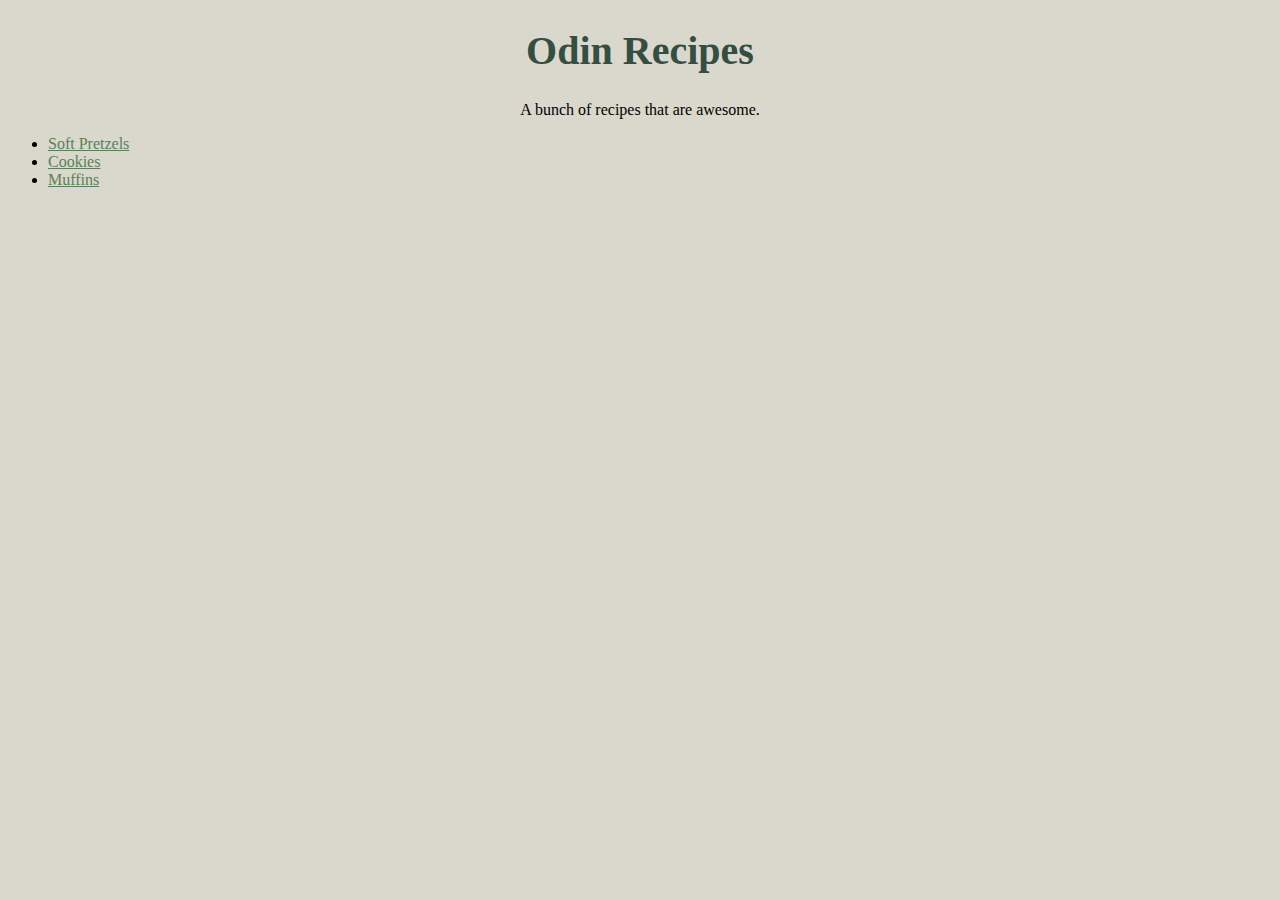
<file: index.html>
<!DOCTYPE html>
<html lang="en">

<head>
    <meta charset="UTF-8">
    <meta http-equiv="X-UA-Compatible" content="IE=edge">
    <meta name="viewport" content="width=device-width, initial-scale=1.0">
    <title>Odin Recipes</title>
    <link rel="stylesheet" href="css/styles.css">
</head>

<body>
    <h1>Odin Recipes</h1>
    <p>A bunch of recipes that are awesome.</p>
    <ul>
        <li><a href="recipes/pretzel.html">Soft Pretzels</a></li>
        <li><a href="recipes/cookies.html">Cookies</a></li>
        <li><a href="recipes/muffins.html">Muffins</a></li>
    </ul>

</body>

</html>
</file>
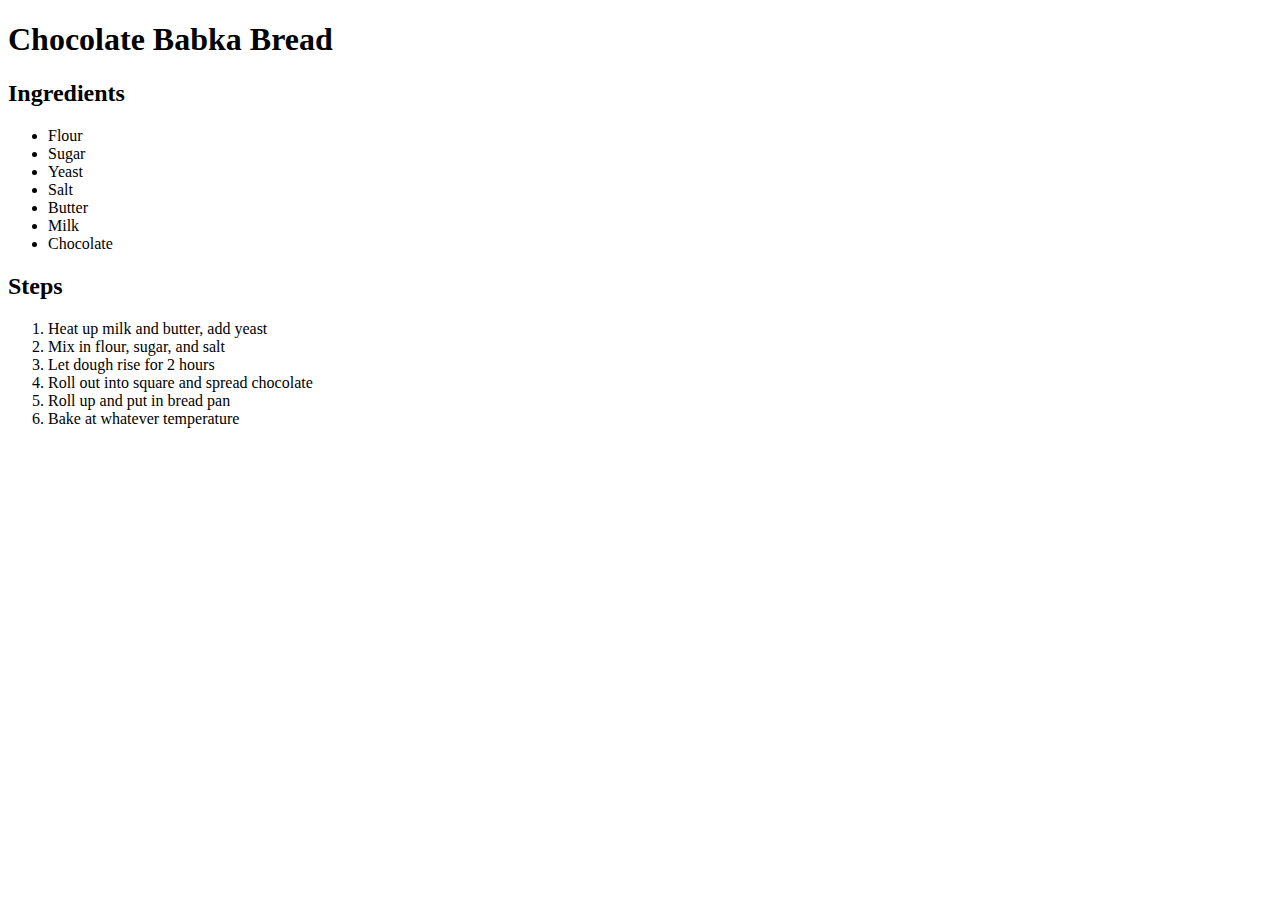
<file: recipes/chocolateBabkaBread.html>
<!DOCTYPE html>
<html lang="en">
<head>
    <meta charset="UTF-8">
    <meta http-equiv="X-UA-Compatible" content="IE=edge">
    <meta name="viewport" content="width=device-width, initial-scale=1.0">
    <title>Chocolate Babka Bread</title>
</head>
<body>
    <h1>Chocolate Babka Bread</h1>

    <h2>Ingredients</h2>
    <ul>
        <li>Flour</li>
        <li>Sugar</li>
        <li>Yeast</li>
        <li>Salt</li>
        <li>Butter</li>
        <li>Milk</li>
        <li>Chocolate</li>
    </ul>
    <h2>Steps</h2>
    <ol>
        <li>Heat up milk and butter, add yeast</li>
        <li>Mix in flour, sugar, and salt</li>
        <li>Let dough rise for 2  hours</li>
        <li>Roll out into square and spread chocolate</li>
        <li>Roll up and put in bread pan</li>
        <li>Bake at whatever temperature</li>
    </ol>
</body>
</html>
</file>
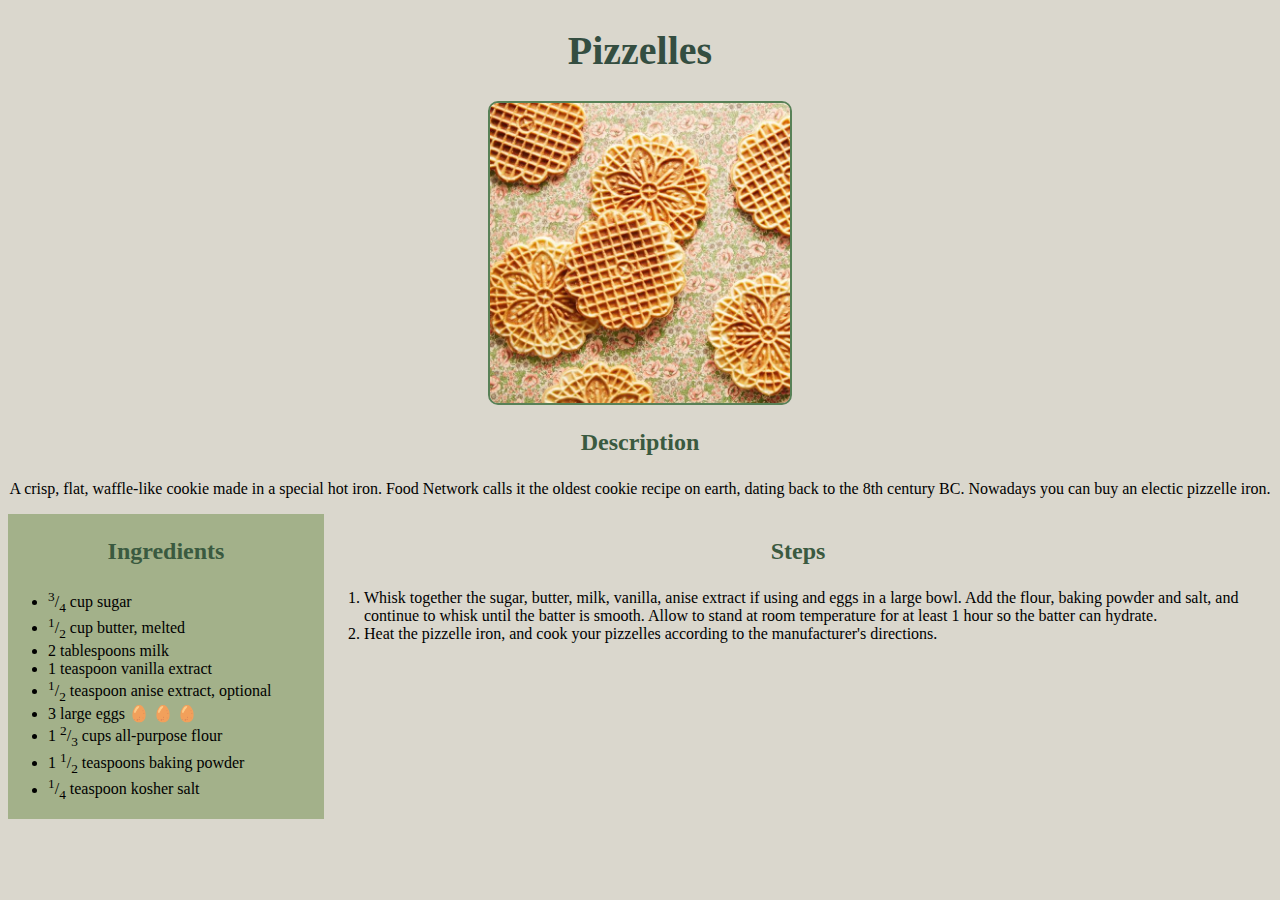
<file: recipes/cookies.html>
<!DOCTYPE html>
<html lang="en">

<head>
    <meta charset="UTF-8">
    <meta http-equiv="X-UA-Compatible" content="IE=edge">
    <meta name="viewport" content="width=device-width, initial-scale=1.0">
    <title>Pizzelles</title>
    <link rel="stylesheet" href="../css/styles.css">
</head>

<body>
    <h1>Pizzelles</h1>
    <img src="../images/pizzeles.jpeg" alt="Pizzelles">
    <h3>Description</h3>
    <p>A crisp, flat, waffle-like cookie made in a special hot iron. Food Network calls it the oldest cookie recipe on
        earth, dating back to the 8th century BC. Nowadays you can buy an electic pizzelle iron.</p>
    <div class="container">
        <div class="ingredients">
            <h3>Ingredients</h3>
            <ul>
                <li><sup>3</sup>/<sub>4</sub> cup sugar</li>
                <li><sup>1</sup>/<sub>2</sub> cup butter, melted</li>
                <li>2 tablespoons milk</li>
                <li>1 teaspoon vanilla extract</li>
                <li><sup>1</sup>/<sub>2</sub> teaspoon anise extract, optional</li>
                <li>3 large eggs &#x1F95A; &#x1F95A; &#x1F95A;</li>
                <li>1 <sup>2</sup>/<sub>3</sub> cups all-purpose flour</li>
                <li>1 <sup>1</sup>/<sub>2</sub> teaspoons baking powder</li>
                <li><sup>1</sup>/<sub>4</sub> teaspoon kosher salt</li>
            </ul>
        </div>
        <div class="steps">
            <h3>Steps</h3>
            <ol>
                <li>Whisk together the sugar, butter, milk, vanilla, anise extract if using and eggs in a large bowl.
                    Add
                    the
                    flour, baking powder and salt, and continue to whisk until the batter is smooth. Allow to stand at
                    room
                    temperature for at least 1 hour so the batter can hydrate.</li>
                <li>Heat the pizzelle iron, and cook your pizzelles according to the manufacturer's directions.</li>
            </ol>
        </div>
    </div>
</body>

</html>
</file>
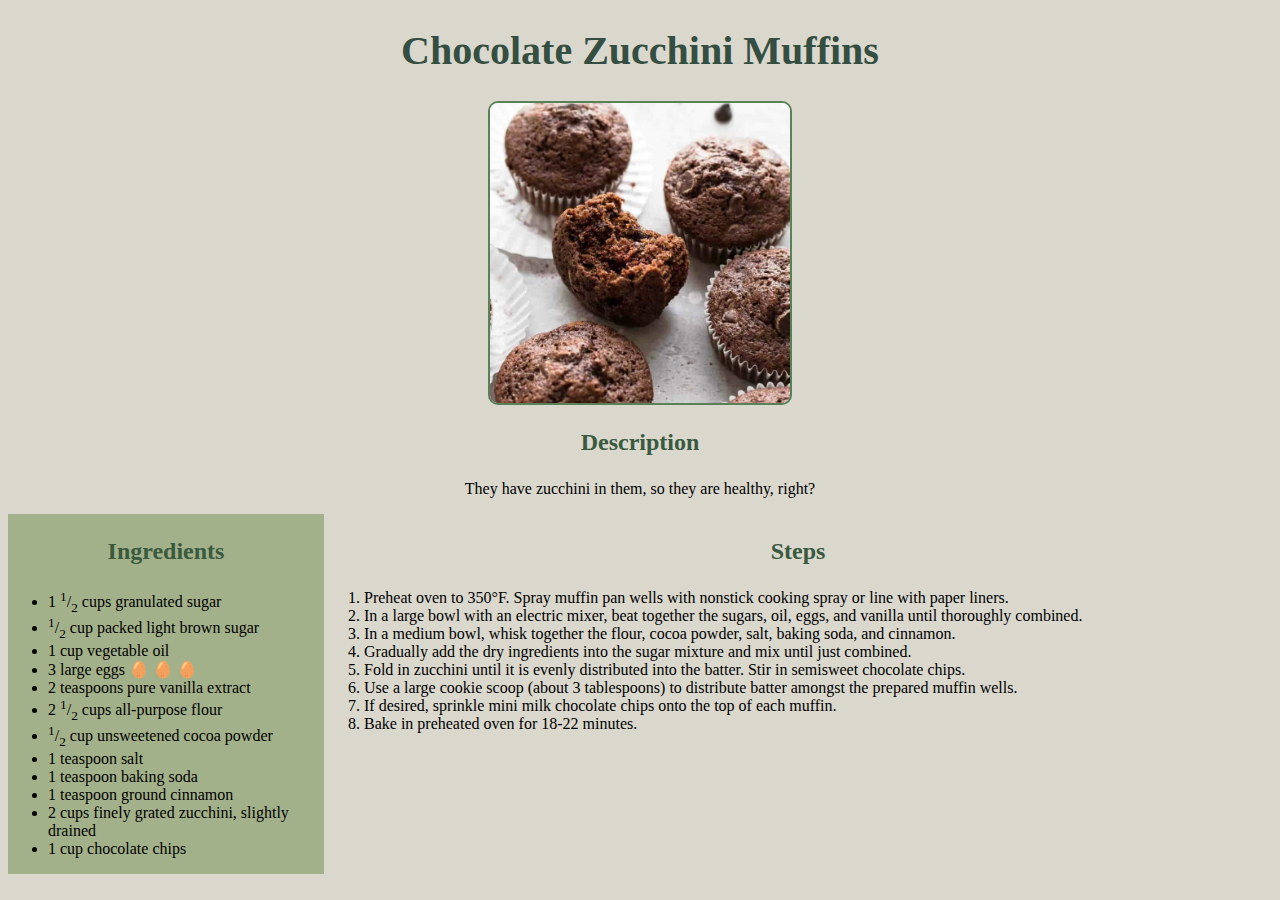
<file: recipes/muffins.html>
<!DOCTYPE html>
<html lang="en">

<head>
    <meta charset="UTF-8">
    <meta http-equiv="X-UA-Compatible" content="IE=edge">
    <meta name="viewport" content="width=device-width, initial-scale=1.0">
    <title>Chocolate Zucchini Muffins</title>
    <link rel="stylesheet" href="../css/styles.css">
</head>

<body>
    <h1>Chocolate Zucchini Muffins</h1>
    <img src="../images/muffins.jpg" alt="Chocolate Zucchini Muffins">
    <h3>Description</h3>
    <p>They have zucchini in them, so they are healthy, right?</p>

    <div class="container">
        <div class="ingredients">
            <h3>Ingredients</h3>
            <ul>
                <li>1 <sup>1</sup>/<sub>2</sub> cups granulated sugar</li>
                <li><sup>1</sup>/<sub>2</sub> cup packed light brown sugar</li>
                <li>1 cup vegetable oil</li>
                <li>3 large eggs &#129370; &#129370; &#129370;</li>
                <li>2 teaspoons pure vanilla extract</li>
                <li>2 <sup>1</sup>/<sub>2</sub> cups all-purpose flour</li>
                <li><sup>1</sup>/<sub>2</sub> cup unsweetened cocoa powder</li>
                <li>1 teaspoon salt</li>
                <li>1 teaspoon baking soda</li>
                <li>1 teaspoon ground cinnamon</li>
                <li>2 cups finely grated zucchini, slightly drained</li>
                <li> 1 cup chocolate chips</li>
            </ul>
        </div>
        <div class="steps">
            <h3>Steps</h3>
            <ol>
                <li>Preheat oven to 350°F. Spray muffin pan wells with nonstick cooking spray or line with paper liners.
                </li>
                <li>In a large bowl with an electric mixer, beat together the sugars, oil, eggs, and vanilla until
                    thoroughly
                    combined.</li>
                <li>In a medium bowl, whisk together the flour, cocoa powder, salt, baking soda, and cinnamon.</li>
                <li>Gradually add the dry ingredients into the sugar mixture and mix until just combined.</li>
                <li>Fold in zucchini until it is evenly distributed into the batter. Stir in semisweet chocolate chips.
                </li>
                <li>Use a large cookie scoop (about 3 tablespoons) to distribute batter amongst the prepared muffin
                    wells.</li>
                <li>If desired, sprinkle mini milk chocolate chips onto the top of each muffin.</li>
                <li>Bake in preheated oven for 18-22 minutes.</li>
            </ol>
        </div>
    </div>
</body>

</html>
</file>
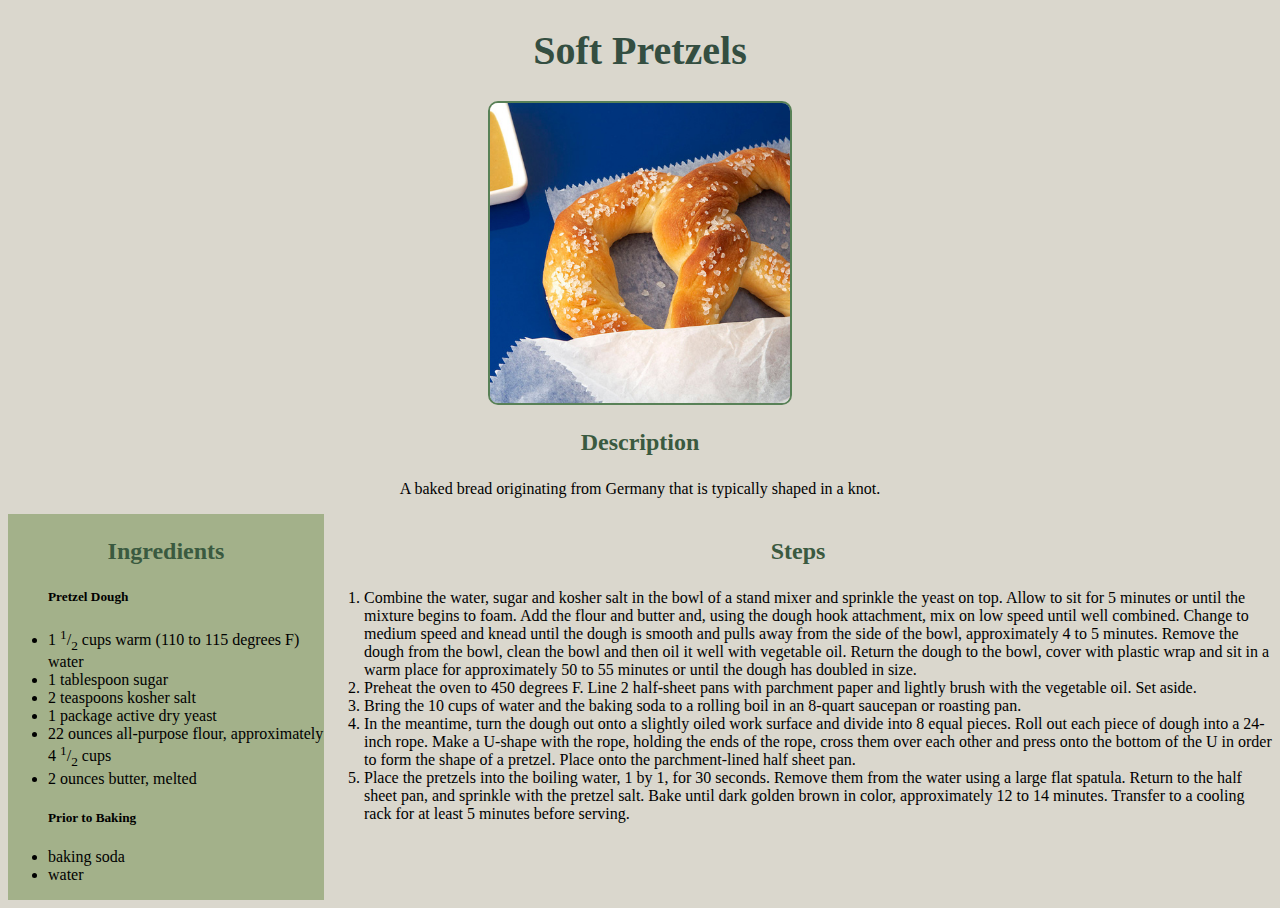
<file: recipes/pretzel.html>
<!DOCTYPE html>
<html lang="en">

<head>
    <meta charset="UTF-8">
    <meta http-equiv="X-UA-Compatible" content="IE=edge">
    <meta name="viewport" content="width=device-width, initial-scale=1.0">
    <title>Soft Pretzels</title>
    <link rel="stylesheet" href="../css/styles.css">
</head>

<body>
    <h1>Soft Pretzels</h1>
    <img src="../images/pretzel.jpg" alt="A soft pretzel">
    <h3>Description</h3>
    <p>A baked bread originating from Germany that is typically shaped in a knot.</p>

    <div class="container">
        <div class="ingredients">
            <h3>Ingredients</h3>
            <ul>
                <h5>Pretzel Dough</h5>
                <li>1 <sup>1</sup>/<sub>2</sub> cups warm (110 to 115 degrees F) water</li>
                <li> 1 tablespoon sugar</li>
                <li>2 teaspoons kosher salt</li>
                <li>1 package active dry yeast</li>
                <li>22 ounces all-purpose flour, approximately 4 <sup>1</sup>/<sub>2</sub> cups </li>
                <li>2 ounces butter, melted</li>
                <h5>Prior to Baking</h5>
                <li>baking soda</li>
                <li>water </li>
            </ul>
        </div>

        <div class="steps">
            <h3>Steps</h3>
            <ol>
                <li>Combine the water, sugar and kosher salt in the bowl of a stand mixer and sprinkle the yeast on top.
                    Allow
                    to sit for 5 minutes or until the mixture begins to foam. Add the flour and butter and, using the
                    dough
                    hook
                    attachment, mix on low speed until well combined. Change to medium speed and knead until the dough
                    is
                    smooth
                    and pulls away from the side of the bowl, approximately 4 to 5 minutes. Remove the dough from the
                    bowl,
                    clean the bowl and then oil it well with vegetable oil. Return the dough to the bowl, cover with
                    plastic
                    wrap and sit in a warm place for approximately 50 to 55 minutes or until the dough has doubled in
                    size.
                </li>
                <li>Preheat the oven to 450 degrees F. Line 2 half-sheet pans with parchment paper and lightly brush
                    with
                    the
                    vegetable oil. Set aside.</li>
                <li>Bring the 10 cups of water and the baking soda to a rolling boil in an 8-quart saucepan or roasting
                    pan.
                </li>
                <li>In the meantime, turn the dough out onto a slightly oiled work surface and divide into 8 equal
                    pieces.
                    Roll
                    out each piece of dough into a 24-inch rope. Make a U-shape with the rope, holding the ends of the
                    rope,
                    cross them over each other and press onto the bottom of the U in order to form the shape of a
                    pretzel.
                    Place
                    onto the parchment-lined half sheet pan.</li>
                <li>Place the pretzels into the boiling water, 1 by 1, for 30 seconds. Remove them from the water using
                    a
                    large
                    flat spatula. Return to the half sheet pan, and sprinkle with the pretzel salt. Bake until dark
                    golden
                    brown
                    in color, approximately 12 to 14
                    minutes. Transfer to a cooling rack for at least 5 minutes before serving.</li>
            </ol>
        </div>
    </div>
</body>

</html>
</file>
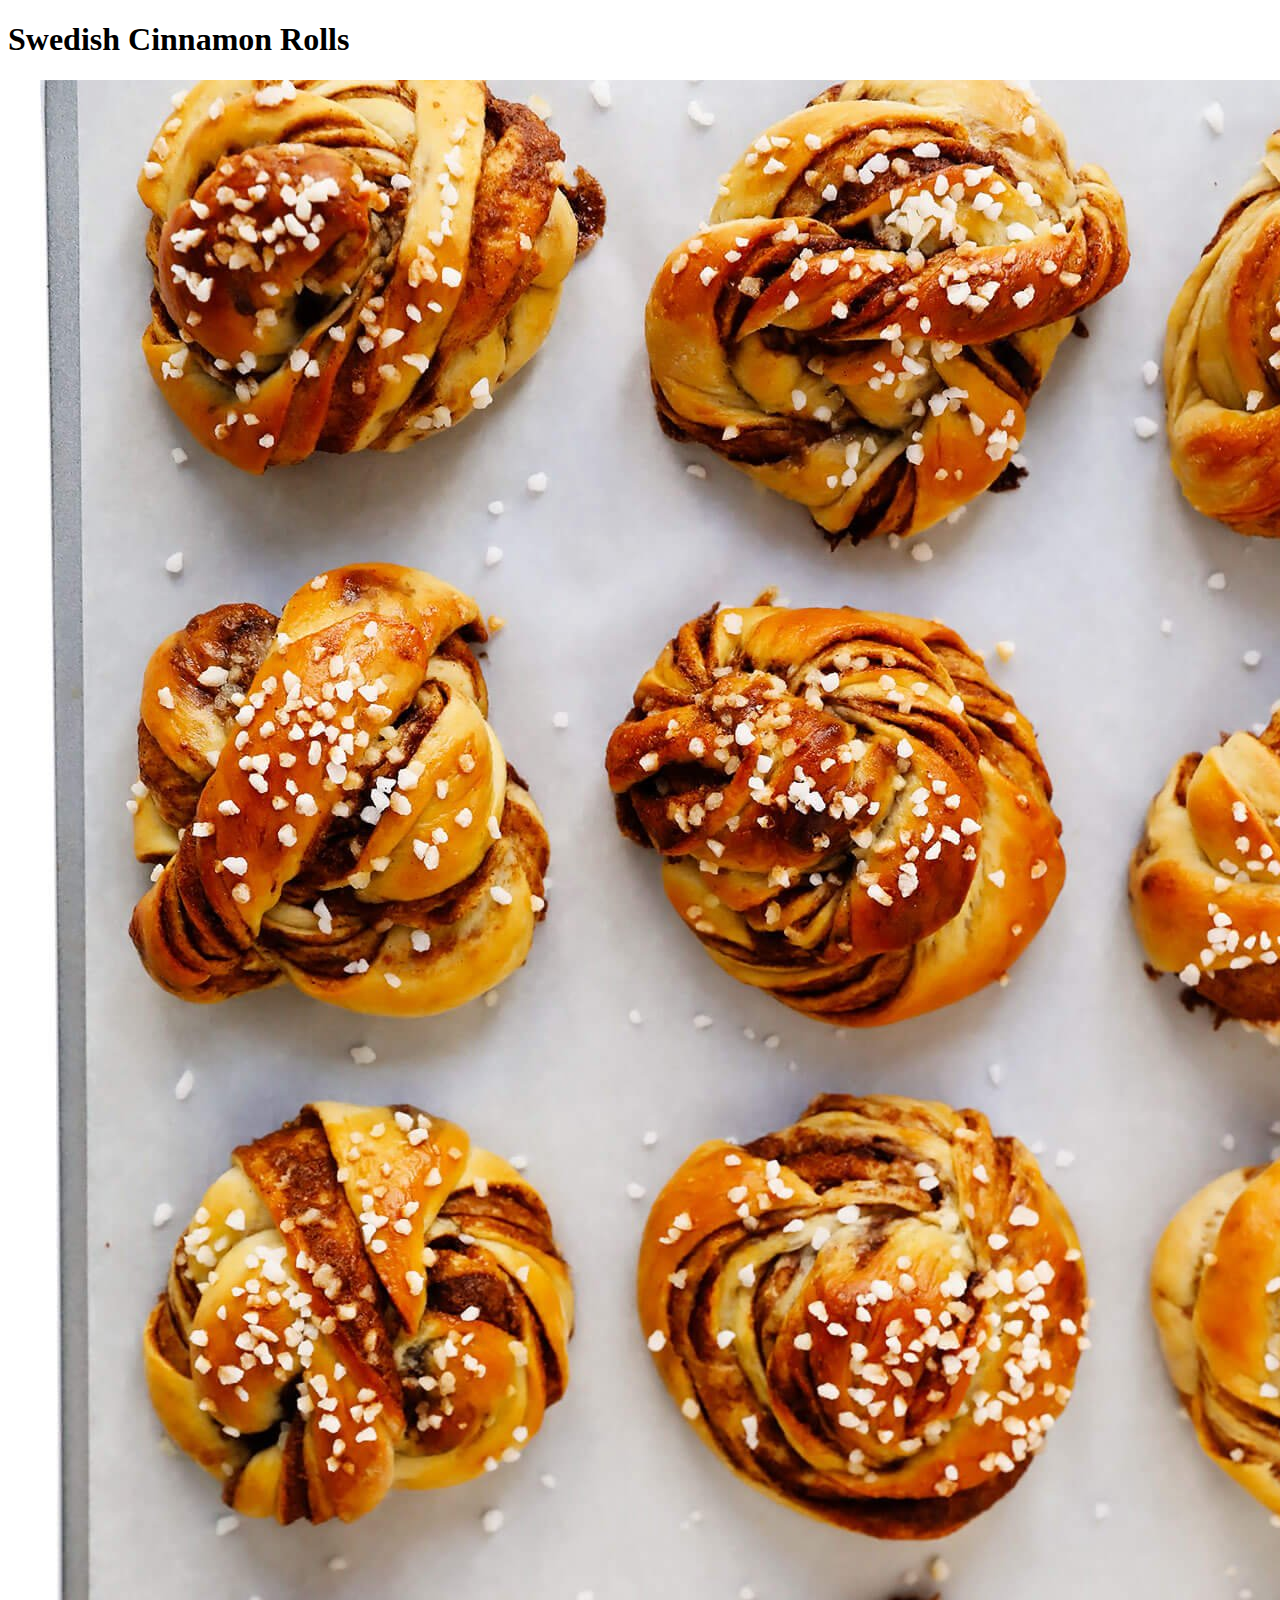
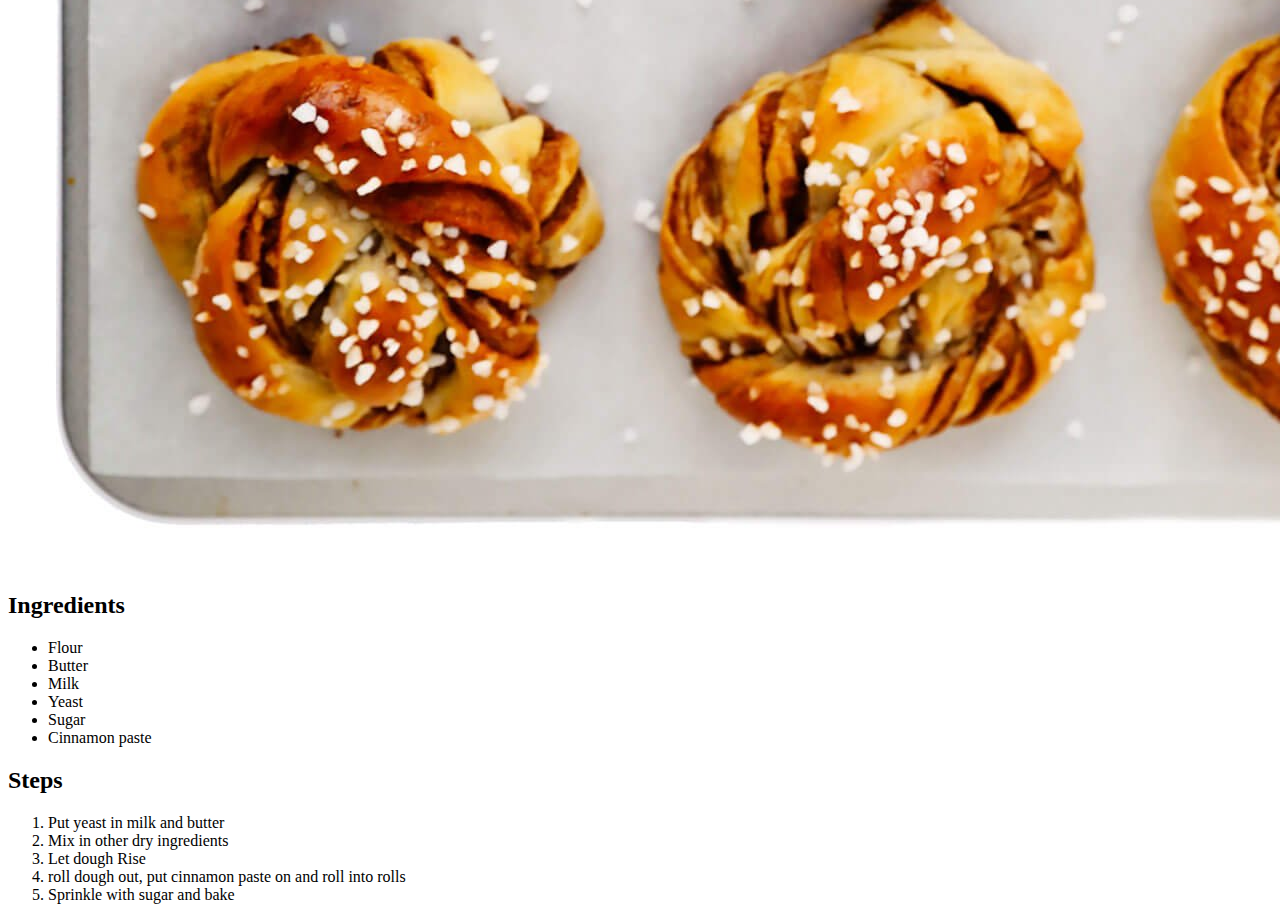
<file: recipes/swedishCinnamonRolls.html>
<!DOCTYPE html>
<html lang="en">
<head>
    <meta charset="UTF-8">
    <meta http-equiv="X-UA-Compatible" content="IE=edge">
    <meta name="viewport" content="width=device-width, initial-scale=1.0">
    <title>Swedish Cinnamon Rolls</title>
</head>
<body>
    <h1>Swedish Cinnamon Rolls</h1>
    <img src="images/swedish-cinnamon-rolls.jpg" alt="Image of Swedish Cinnamon Rolls">
    <h2>Ingredients</h2>
    <ul>
        <li>Flour</li>
        <li>Butter</li>
        <li>Milk</li>
        <li>Yeast</li>
        <li>Sugar</li>
        <li>Cinnamon paste</li>
    </ul>
    
    <h2>Steps</h2>
    <ol>
        <li>Put yeast in milk and butter</li>
        <li>Mix in other dry ingredients</li>
        <li>Let dough Rise</li>
        <li>roll dough out, put cinnamon paste on and roll into rolls</li>
        <li>Sprinkle with sugar and bake</li>
    </ol>
</body>
</html>
</file>
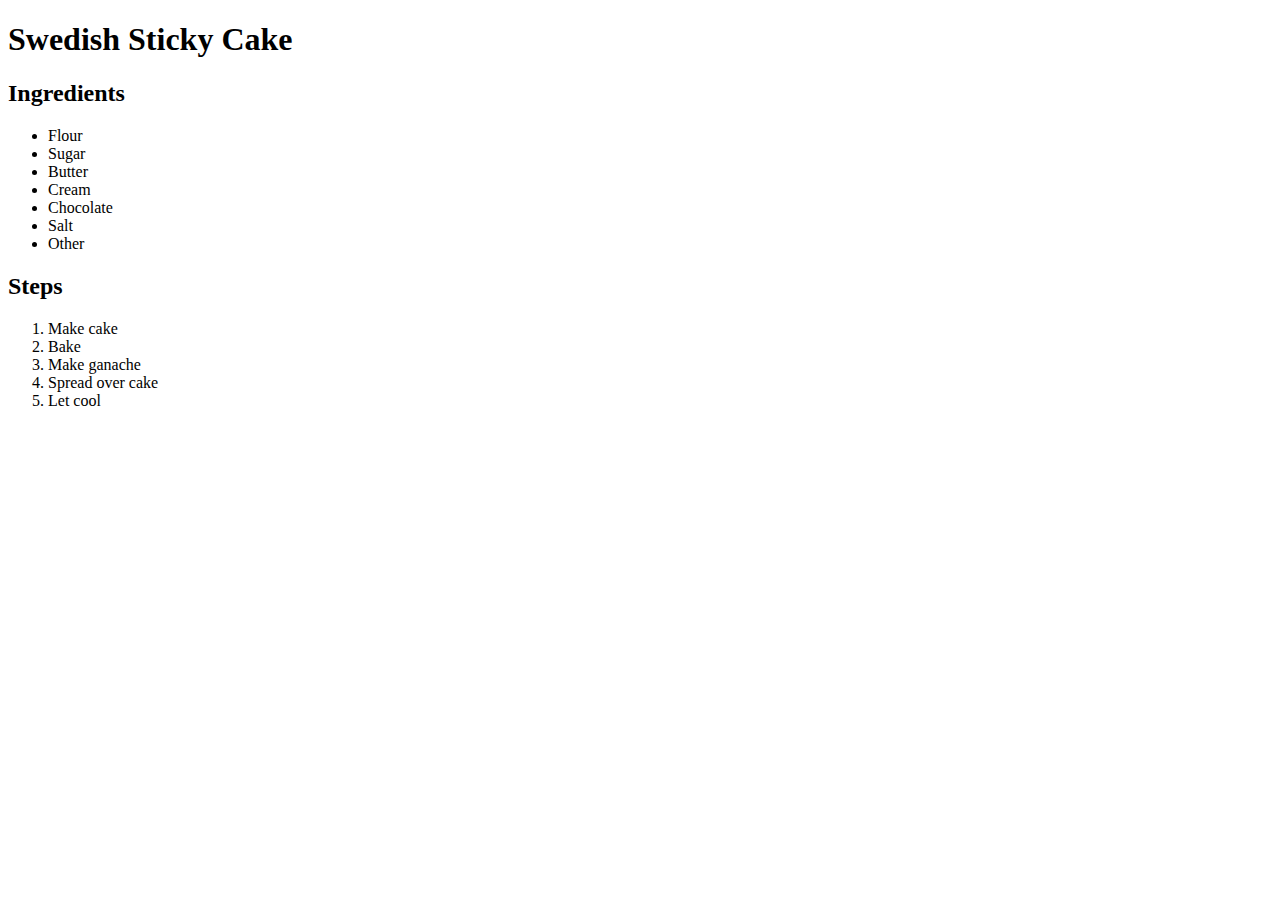
<file: recipes/swedishStickyCake.html>
<!DOCTYPE html>
<html lang="en">
<head>
    <meta charset="UTF-8">
    <meta http-equiv="X-UA-Compatible" content="IE=edge">
    <meta name="viewport" content="width=device-width, initial-scale=1.0">
    <title>Swedish Sticky Cake</title>
</head>
<body>
    <h1>Swedish Sticky Cake</h1>
    
    <h2>Ingredients</h2>
    <ul>
        <li>Flour</li>
        <li>Sugar</li>
        <li>Butter</li>
        <li>Cream</li>
        <li>Chocolate</li>
        <li>Salt</li>
        <li>Other</li>
    </ul>
    <h2>Steps</h2>
    <ol>
        <li>Make cake</li>
        <li>Bake</li>
        <li>Make ganache</li>
        <li>Spread over cake</li>
        <li>Let cool</li>
    </ol>
</body>
</html>
</file>
<file: css/styles.css>
body {
    background-color: #dad7cd;
    font-family: Papryus, Copperplate, fantasy;
}

h1 {
    color: #344e41;
    text-align: center;
    font-size: 2.5em;
}

p {
    text-align: center;
}

.container {
    display: flex;

}

.ingredients {
    background-color: #a3b18a;
    flex: 1;

}

.steps {
    flex: 3;
}


h3 {
    color: #3a5a40;
    text-align: center;
    font-size: 1.5em;
}

hr {
    background-color: #344e41;
    border-color: #344e41;
}

a {
    color: #588157;
}

img {
    border-radius: 10px;
    border: solid 2px #588157;
    width: 300px;
    height: 300px;
    object-fit: cover;
    display: block;
    margin-left: auto;
    margin-right: auto;
}
</file>
